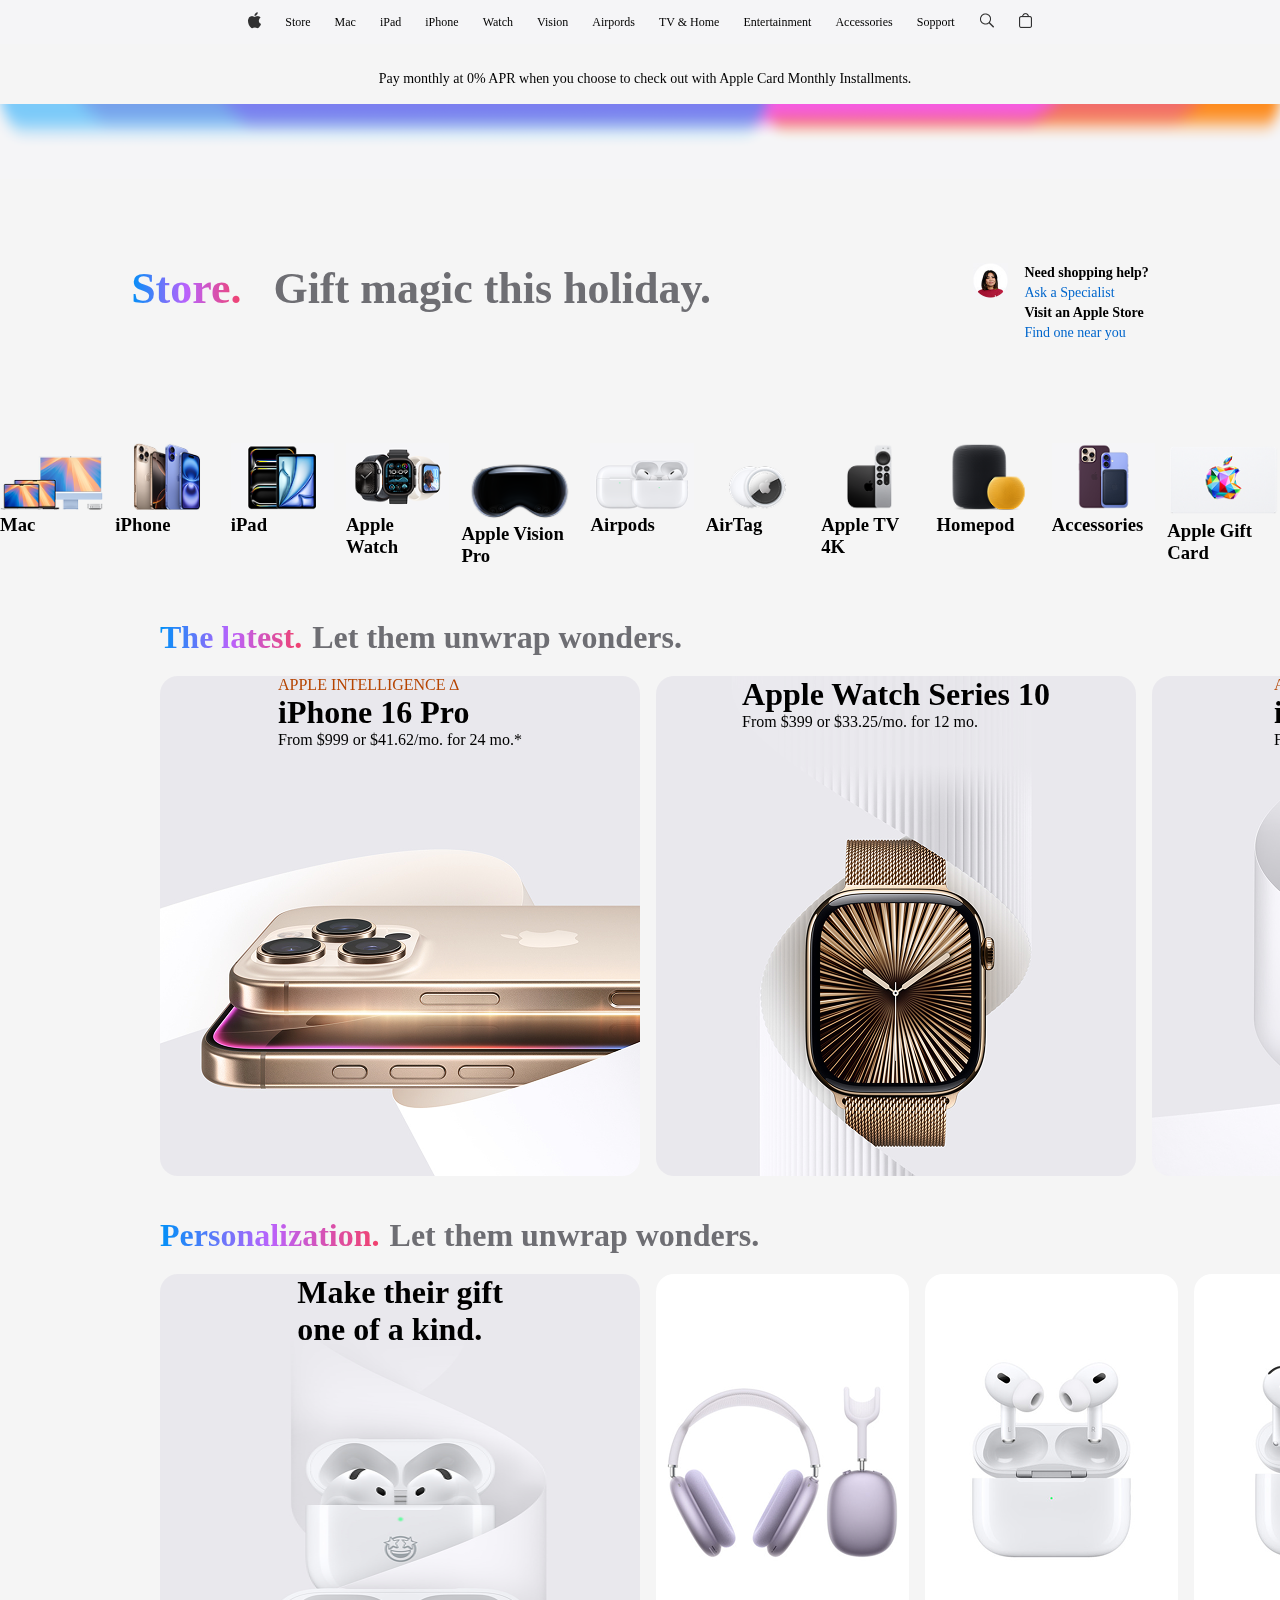
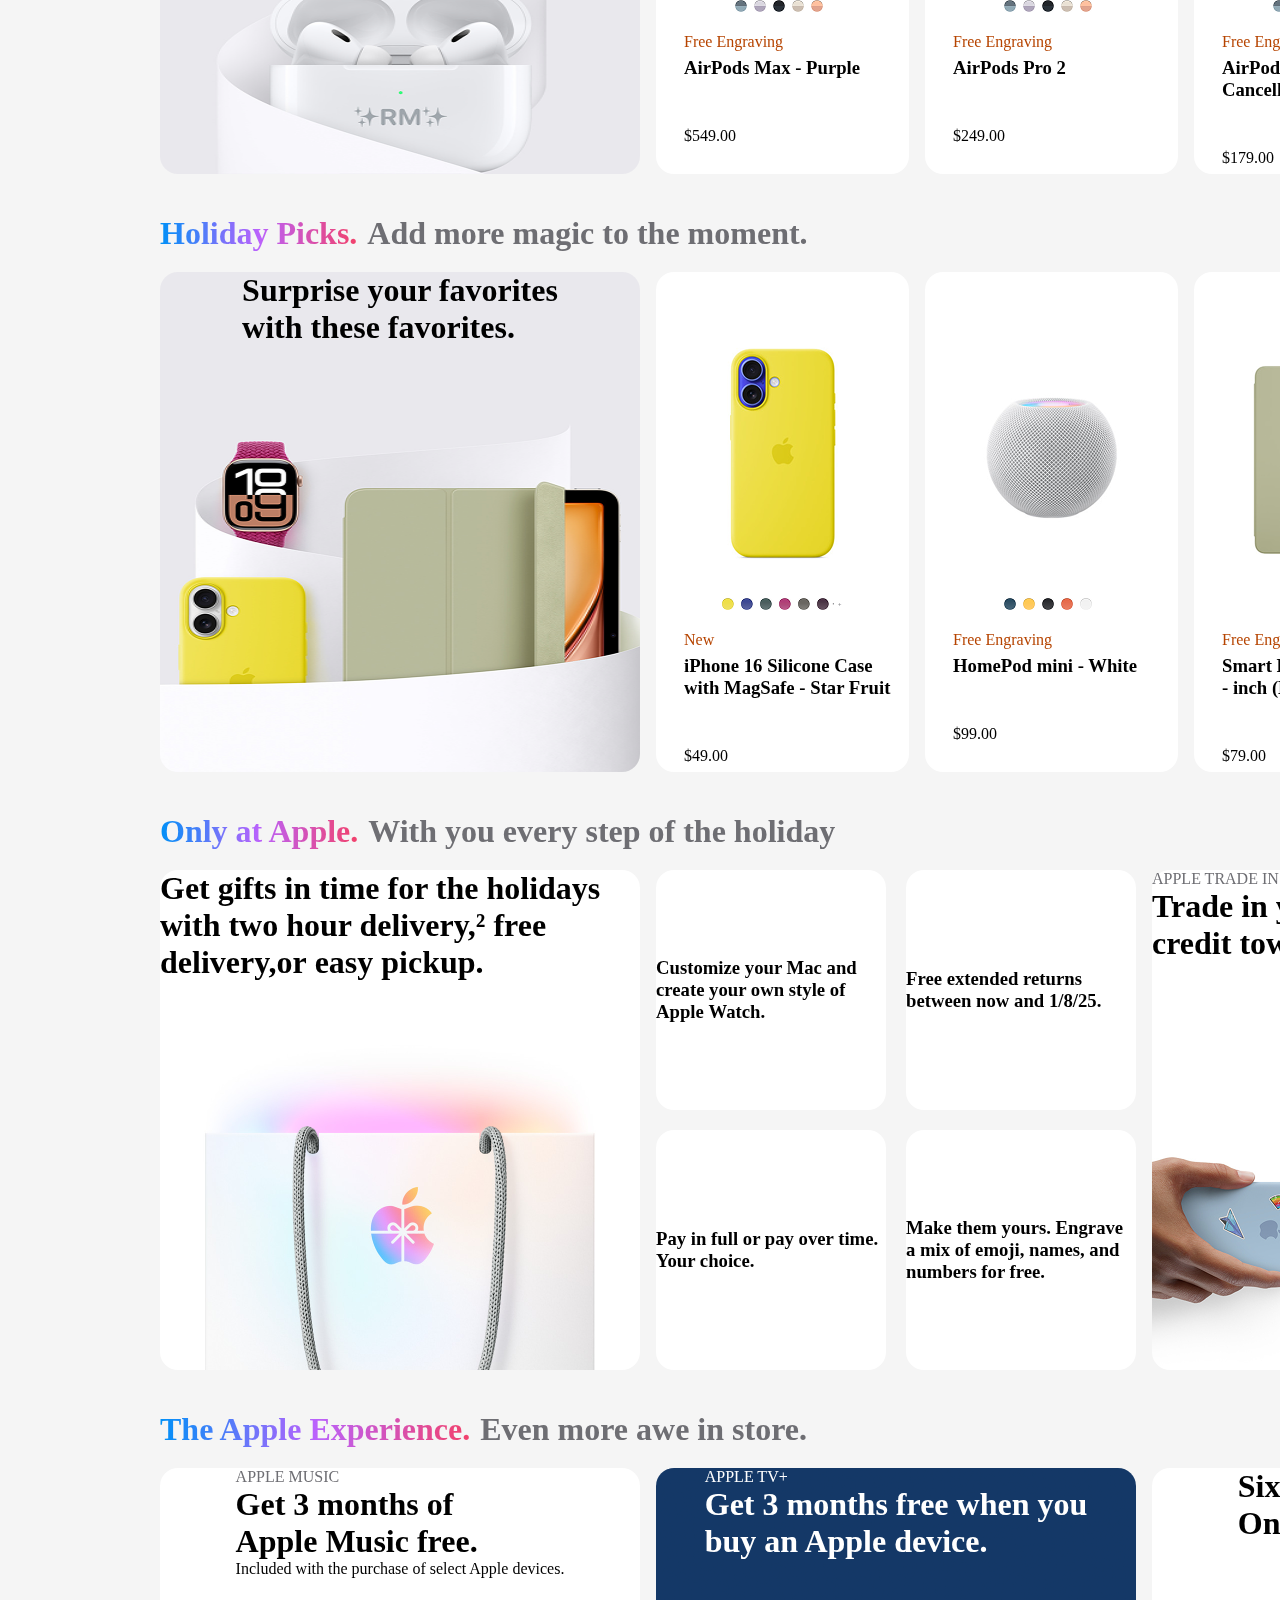
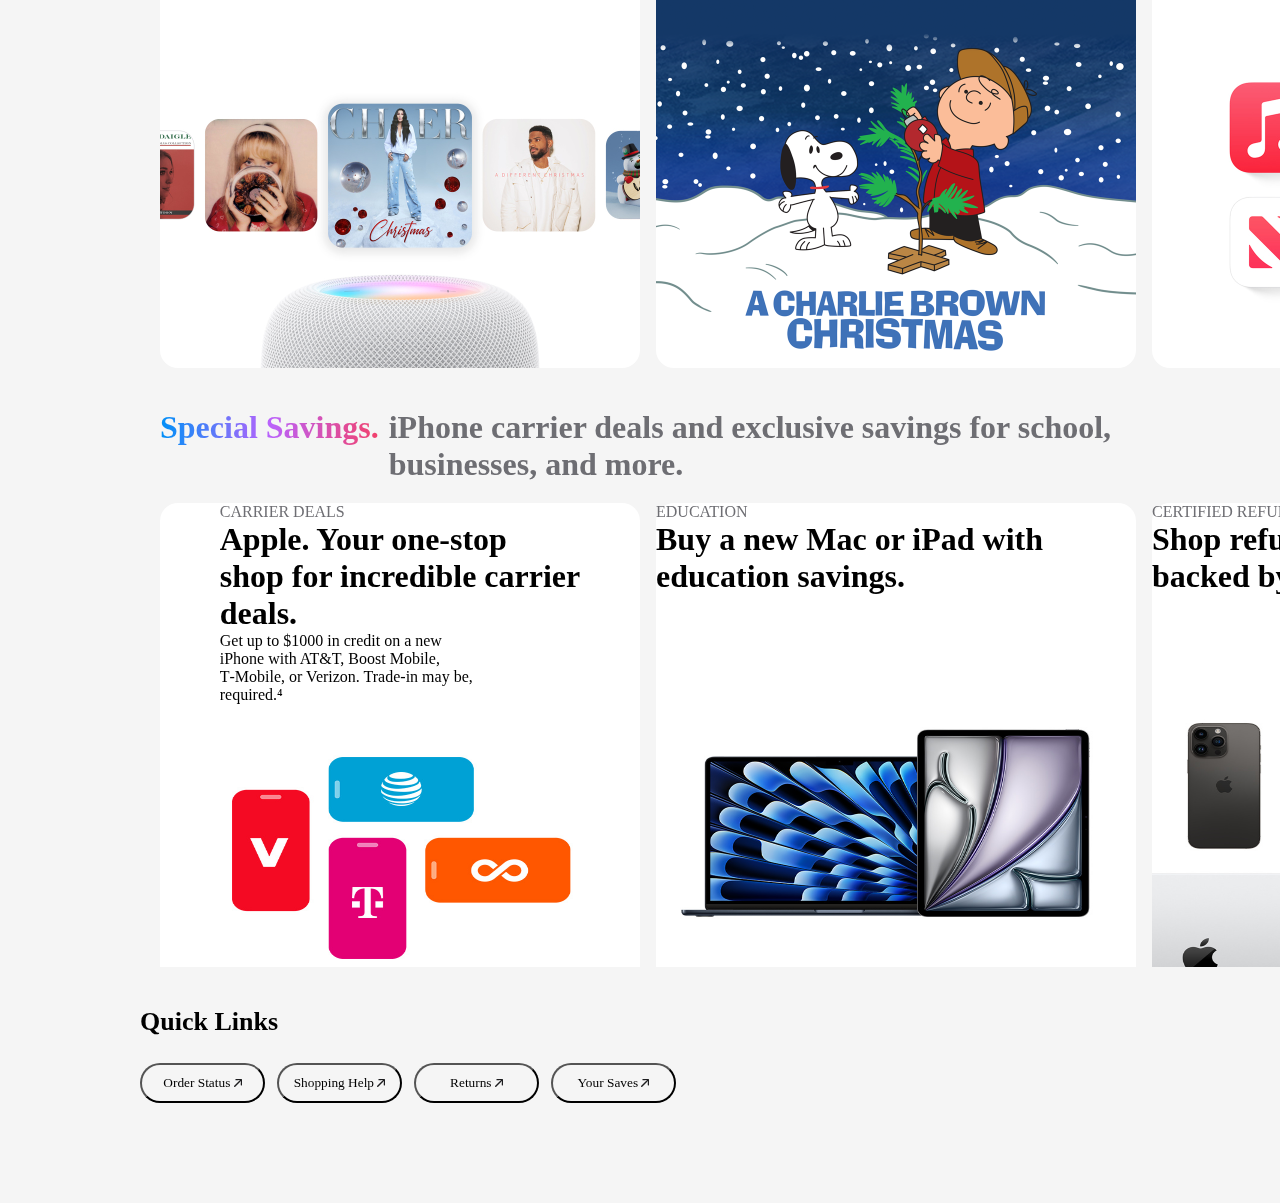
<file: untitled folder/index.html>
<!DOCTYPE html>
<html lang="en">
  <head>
    <meta charset="UTF-8" />
    <meta name="viewport" content="width=device-width, initial-scale=1.0" />
    <title>Document2</title>
    <link rel="preconnect" href="https://fonts.googleapis.com" />
    <link rel="preconnect" href="https://fonts.gstatic.com" crossorigin />
    <link
      href="https://fonts.googleapis.com/css2?family=Inter:ital,opsz,wght@0,14..32,100..900;1,14..32,100..900&display=swap"
      rel="stylesheet"
    />

    <link rel="stylesheet" href="appleweb2.css" />
  </head>
  <body>
    <div class="navbar">
      <button>
        <img src="logo.png" alt="logo" />
      </button>
      <button>Store</button>
      <button>Mac</button>
      <button>iPad</button>
      <button>iPhone</button>
      <button>Watch</button>
      <button>Vision</button>
      <button>Airpords</button>
      <button>TV & Home</button>
      <button>Entertainment</button>
      <button>Accessories</button>
      <button>Sopport</button>
      <button><img src="shil.png" /></button>
      <button><img src="tsunkh.png" /></button>
    </div>
    <div class="navbar-text">
      <p>
        Pay monthly at 0% APR when you choose to check out with Apple Card
        Monthly Installments.
      </p>
    </div>
    <div class="rainbow"><img src="rainbow.png" alt="rainbow" /></div>
    <div style="width: 100%; height: 80px"></div>
    <div class="oo">
      <div style="display: flex; gap: 32px">
        <h1 class="grad">Store.</h1>
        <h1 class="grad2">Gift magic this holiday.</h1>
      </div>
      <div style="display: flex; gap: 16px">
        <img src="portrait.jpg" alt="portrait" />
        <div>
          <p style="font-size: 14px; font-weight: 700; line-height: 20px">
            Need shopping help?
          </p>
          <p
            style="
              color: #0066cc;
              font-size: 14px;
              font-weight: 400;
              line-height: 20px;
            "
          >
            Ask a Specialist
          </p>
          <p style="font-size: 14px; font-weight: 700; line-height: 20px">
            Visit an Apple Store
          </p>
          <p
            style="
              color: #0066cc;
              font-size: 14px;
              font-weight: 400;
              line-height: 20px;
            "
          >
            Find one near you
          </p>
        </div>
      </div>
    </div>
    <div style="width: 100%; height: 80px"></div>
    <div class="pin">
      <div>
        <img src="mac.png" alt="mac" />
        <h3>Mac</h3>
      </div>
      <div>
        <img src="iphone.png" alt="iphone" />
        <h3>iPhone</h3>
      </div>
      <div>
        <img src="ipad.png" alt="ipad" />
        <h3>iPad</h3>
      </div>
      <div>
        <img src="watch.png" alt="watch" />
        <h3>Apple Watch</h3>
      </div>
      <div>
        <img src="vision.png" alt="vision" />
        <h3>Apple Vision Pro</h3>
      </div>
      <div>
        <img src="pod.png" alt="pod" />
        <h3>Airpods</h3>
      </div>
      <div>
        <img src="tag.png" alt="tag" />
        <h3>AirTag</h3>
      </div>
      <div>
        <img src="tv4.png" alt="tv4" />
        <h3>Apple TV 4K</h3>
      </div>
      <div>
        <img src="home.png" alt="home" />
        <h3>Homepod</h3>
      </div>
      <div>
        <img src="acces.png" alt="acces" />
        <h3>Accessories</h3>
      </div>
      <div>
        <img src="giftcard.png" alt="giftcard" />
        <h3>Apple Gift Card</h3>
      </div>
    </div>
    <div style="width: 100%; height: 30px"></div>
    <div class="skinner">
      <div style="display: flex; gap: 10px">
        <h1
          style="
            width: fit-content;
            background: linear-gradient(
              90deg,
              #0090f7 0%,
              #ba62fc 50%,
              #f2416b 100%
            );
            -webkit-background-clip: text;
            -webkit-text-fill-color: transparent;
          "
        >
          The latest.
        </h1>
        <h1 style="color: #6e6e73">Let them unwrap wonders.</h1>
      </div>

      <div class="skinner-container">
        <div class="skinner-gold">
          <img src="iphone16pro.png" alt="iphone16pro" />
          <div class="gold-text">
            <p style="color: #b64400">APPLE INTELLIGENCE ∆</p>
            <h1>iPhone 16 Pro</h1>
            <p>From $999 or $41.62/mo. for 24 mo.*</p>
          </div>
        </div>
        <div class="skinner-gold">
          <img src="watchse.png" alt="watchse" />
          <div class="gold-text">
            <h1>Apple Watch Series 10</h1>
            <p>From $399 or $33.25/mo. for 12 mo.</p>
          </div>
        </div>
        <div class="skinner-gold">
          <img src="padd.png" alt="padd" />
          <div class="gold-text">
            <p style="color: #b64400">APPLE INTELLIGENCE ∆</p>
            <h1>iPad mini</h1>
            <p>From $499 or $41.58/mo. for 12 mo.</p>
          </div>
        </div>
        <div class="skinner-gold">
          <img src="bookpro.jpg" alt="bookpro" />
          <div class="gold-text">
            <p style="color: #b64400">APPLE INTELLIGENCE ∆</p>
            <h1>MacBook Pro</h1>
            <p>From $1599 or $133.25/mo. for 12 mo.</p>
          </div>
        </div>
      </div>
    </div>
    <div style="width: 100%; height: 40px"></div>
    <div class="skinner">
      <div style="display: flex; gap: 10px">
        <h1
          style="
            width: fit-content;
            background: linear-gradient(
              90deg,
              #0090f7 0%,
              #ba62fc 50%,
              #f2416b 100%
            );
            -webkit-background-clip: text;
            -webkit-text-fill-color: transparent;
          "
        >
          Personalization.
        </h1>
        <h1 style="color: #6e6e73">Let them unwrap wonders.</h1>
      </div>
      <div class="skinner-container">
        <div class="skinner-gold">
          <img src="rm.png" alt="rm" />
          <h1>
            Make their gift<br />
            one of a kind.
          </h1>
        </div>
        <div class="skinner-silver">
          <div class="skin">
            <img src="purple.png" alt="rm" /> <img src="dot.png" alt="dot" />
          </div>
          <div class="skin-sr">
            <p style="color: #b64400">Free Engraving</p>
            <h3>AirPods Max - Purple</h3>
          </div>
          <div class="skin-ar"><p>$549.00</p></div>
        </div>
        <div class="skinner-silver">
          <div class="skin">
            <img src="pro2.png" alt="rm" /> <img src="dot.png" alt="dot" />
          </div>
          <div class="skin-sr">
            <p style="color: #b64400">Free Engraving</p>
            <h3>AirPods Pro 2</h3>
          </div>
          <div class="skin-ar"><p>$249.00</p></div>
        </div>
        <div class="skinner-silver">
          <div class="skin">
            <img src="pods4.png" alt="rm" /> <img src="dot.png" alt="dot" />
          </div>
          <div class="skin-sr">
            <p style="color: #b64400">Free Engraving</p>
            <h3>AirPods 4 with Active Noise Cancellation</h3>
          </div>
          <div class="skin-ar"><p>$179.00</p></div>
        </div>
        <div class="skinner-silver">
          <div class="skin">
            <img src="pencil.png" alt="rm" /> <img src="dot.png" alt="dot" />
          </div>
          <div class="skin-sr">
            <p style="color: #b64400">New</p>
            <h3>AirPods Max - Purple</h3>
          </div>
          <div class="skin-ar"><p>$49.00</p></div>
        </div>
        <div class="skinner-silver">
          <div class="skin">
            <img src="purple.png" alt="rm" /> <img src="dot.png" alt="dot" />
          </div>
          <div class="skin-sr">
            <p style="color: #b64400">Free Engraving</p>
            <h3>Apple Pencil Pro</h3>
          </div>
          <div class="skin-ar"><p>$549.00</p></div>
        </div>
      </div>
    </div>
    <div style="width: 100%; height: 40px"></div>
    <div class="skinner">
      <div style="display: flex; gap: 10px">
        <h1
          style="
            width: fit-content;
            background: linear-gradient(
              90deg,
              #0090f7 0%,
              #ba62fc 50%,
              #f2416b 100%
            );
            -webkit-background-clip: text;
            -webkit-text-fill-color: transparent;
          "
        >
          Holiday Picks.
        </h1>
        <h1 style="color: #6e6e73">Add more magic to the moment.</h1>
      </div>
      <div class="skinner-container">
        <div class="skinner-gold">
          <img src="rm2.png" alt="rm2" />
          <h1>
            Surprise your favorites<br />
            with these favorites.
          </h1>
        </div>
        <div class="skinner-silver">
          <div class="skin">
            <img src="yellow.png" alt="yellow" />
            <img src="yellowdot.png" alt="dot" />
          </div>
          <div class="skin-sr">
            <p style="color: #b64400">New</p>
            <h3>iPhone 16 Silicone Case with MagSafe - Star Fruit</h3>
          </div>
          <div class="skin-ar"><p>$49.00</p></div>
        </div>
        <div class="skinner-silver">
          <div class="skin">
            <img src="speaker.png" alt="speaker" />
            <img src="speakerdot.png" alt="speakerdot" />
          </div>
          <div class="skin-sr">
            <p style="color: #b64400">Free Engraving</p>
            <h3>HomePod mini - White</h3>
          </div>
          <div class="skin-ar"><p>$99.00</p></div>
        </div>
        <div class="skinner-silver">
          <div class="skin">
            <img src="taplet.png" alt="taplet" />
            <img src="tapletdot.png" alt="tapletdot" />
          </div>
          <div class="skin-sr">
            <p style="color: #b64400">Free Engraving</p>
            <h3>Smart Folio for iPad Air 11 - inch (M2) - Sage</h3>
          </div>
          <div class="skin-ar"><p>$79.00</p></div>
        </div>
        <div class="skinner-silver">
          <div class="skin">
            <img src="bomb.png" alt="bomb" />
            <img src="bombdot.png" alt="bombdot" />
          </div>
          <div class="skin-sr">
            <p style="color: #b64400">New</p>
            <h3>Beats Solo 4 - On-Ear Wireless Headphones - Slate Blue</h3>
          </div>
          <div class="skin-ar"><p>$79.00</p></div>
        </div>
        <div class="skinner-silver">
          <div class="skin">
            <img src="purple.png" alt="rm" /> <img src="dot.png" alt="dot" />
          </div>
          <div class="skin-sr">
            <p style="color: #b64400">Free Engraving</p>
            <h3>Apple Pencil Pro</h3>
          </div>
          <div class="skin-ar"><p>$549.00</p></div>
        </div>
      </div>
    </div>
    <div style="width: 100%; height: 40px"></div>
    <div class="skinner">
      <div style="display: flex; gap: 10px">
        <h1
          style="
            width: fit-content;
            background: linear-gradient(
              90deg,
              #0090f7 0%,
              #ba62fc 50%,
              #f2416b 100%
            );
            -webkit-background-clip: text;
            -webkit-text-fill-color: transparent;
          "
        >
          Only at Apple.
        </h1>
        <h1 style="color: #6e6e73">With you every step of the holiday</h1>
      </div>
      <div class="skinner-container">
        <div class="skinner-gold">
          <img src="tttttt.jpg" alt="tttttt" />
          <h1>
            Get gifts in time for the holidays with two hour delivery,² free
            delivery,or easy pickup.
          </h1>
        </div>

        <div class="skinner-gold">
          <div class="skin2">
            <div class="skin4">
              <h3>
                Customize your Mac and create your own style of Apple Watch.
              </h3>
            </div>
            <div class="skin4">
              <h3>Pay in full or pay over time. Your choice.</h3>
            </div>
          </div>
          <div class="skin2">
            <div class="skin4">
              <h3>Free extended returns between now and 1/8/25.</h3>
            </div>

            <div class="skin4">
              <h3>
                Make them yours. Engrave a mix of emoji, names, and numbers for
                free.
              </h3>
            </div>
          </div>
        </div>
        <div class="skinner-gold">
          <img src="appletrade.png" alt="appletrade" />
          <div style="display: flex; flex-direction: column">
            <p style="color: #6e6e73">APPLE TRADE IN</p>
            <h1>Trade in your current device. Get credit toward a new one.³</h1>
          </div>
        </div>
        <div class="skinner-gold">
          <img src="niger.jpg" alt="niger" />
          <div style="display: flex; flex-direction: column">
            <p style="color: #6e6e73">APPLE TRADE IN</p>
            <h1>Find gifts with an Apple Specialist in a store or online.</h1>
          </div>
        </div>
      </div>
    </div>
    <div style="width: 100%; height: 40px"></div>
    <div class="skinner">
      <div style="display: flex; gap: 10px">
        <h1
          style="
            width: fit-content;
            background: linear-gradient(
              90deg,
              #0090f7 0%,
              #ba62fc 50%,
              #f2416b 100%
            );
            -webkit-background-clip: text;
            -webkit-text-fill-color: transparent;
          "
        >
          The Apple Experience.
        </h1>
        <h1 style="color: #6e6e73">Even more awe in store.</h1>
      </div>

      <div class="skinner-container">
        <div class="skinner-gold">
          <img src="chris.jpg" alt="chris" />
          <div class="gold-text">
            <p style="color: #6e6e73">APPLE MUSIC</p>
            <h1>
              Get 3 months of<br />
              Apple Music free.
            </h1>
            <p>Included with the purchase of select Apple devices.</p>
          </div>
        </div>
        <div class="skinner-gold">
          <img src="brown.png" alt="brown" />
          <div class="gold-text" style="color: white">
            <p>APPLE TV+</p>
            <h1>
              Get 3 months free when you<br />
              buy an Apple device.
            </h1>
          </div>
        </div>
        <div class="skinner-gold">
          <img src="apps.jpg" alt="apps" />
          <div class="gold-text">
            <h1>
              Six Apple services.<br />
              One easy subscription.
            </h1>
          </div>
        </div>
        <div class="skinner-gold">
          <img src="techs.jpg" alt="techs" />
          <div class="gold-text">
            <p style="color: #6e6e73">APPLE INTELLIGENCE</p>
            <h1>New features for writing, focus,communication, and more.</h1>
          </div>
        </div>
      </div>
    </div>
    <div style="width: 100%; height: 40px"></div>
    <div class="skinner">
      <div style="display: flex; gap: 10px">
        <h1
          style="
            width: fit-content;
            background: linear-gradient(
              90deg,
              #0090f7 0%,
              #ba62fc 50%,
              #f2416b 100%
            );
            -webkit-background-clip: text;
            -webkit-text-fill-color: transparent;
          "
        >
          Special Savings.
        </h1>
        <h1 style="color: #6e6e73">
          iPhone carrier deals and exclusive savings for school,<br />businesses,
          and more.
        </h1>
      </div>
      <div class="skinner-container">
        <div class="skinner-gold">
          <img src="orange.jpg" alt="orange" />
          <div>
            <p style="color: #6e6e73">CARRIER DEALS</p>
            <h1>
              Apple. Your one‑stop<br />
              shop for incredible carrier<br />
              deals.
            </h1>
            <p>
              Get up to $1000 in credit on a new<br />
              iPhone with AT&T, Boost Mobile,<br />
              T‑Mobile, or Verizon. Trade‑in may be,<br />
              required.⁴
            </p>
          </div>
        </div>
        <div class="skinner-gold">
          <img src="blue.jpg" alt="blue" />
          <div>
            <p style="color: #6e6e73">EDUCATION</p>
            <h1>Buy a new Mac or iPad with education savings.</h1>
          </div>
        </div>
        <div class="skinner-gold">
          <img src="black.jpg" alt="black" />
          <div>
            <p style="color: #6e6e73">CERTIFIED REFURBISHED</p>
            <h1>
              Shop refurbished Apple products backed by a one‑year warranty.
            </h1>
          </div>
        </div>
        <div class="skinner-gold">
          <img src="dark.jpg" alt="dark" />
          <div>
            <p style="color: #6e6e73">BUSINESS</p>
            <h1 style="color: white">
              From enterprise to small business, we’ll work with you.
            </h1>
          </div>
        </div>
        <div class="skinner-gold">
          <img src="grinch.jpg" alt="grinch" />
          <div>
            <p style="color: #6e6e73">GOVERNMENT</p>
            <h1>
              Special pricing is available for state, local, and federal
              agencies.
            </h1>
          </div>
        </div>
      </div>
    </div>
    <div style="width: 100%; height: 40px"></div>
    <div class="end">
      <div><h3 style="font-size: 26px">Quick Links</h3></div>
      <div class="but">
        <button>Order Status <img src="sum.png" alt="sum" /></button>

        <button>Shopping Help <img src="sum.png" alt="sum" /></button>

        <button>Returns <img src="sum.png" alt="sum" /></button>

        <button>Your Saves <img src="sum.png" alt="sum" /></button>
      </div>
    </div>
    <div style="width: 100%; height: 100px"></div>
  </body>
</html>
</file>
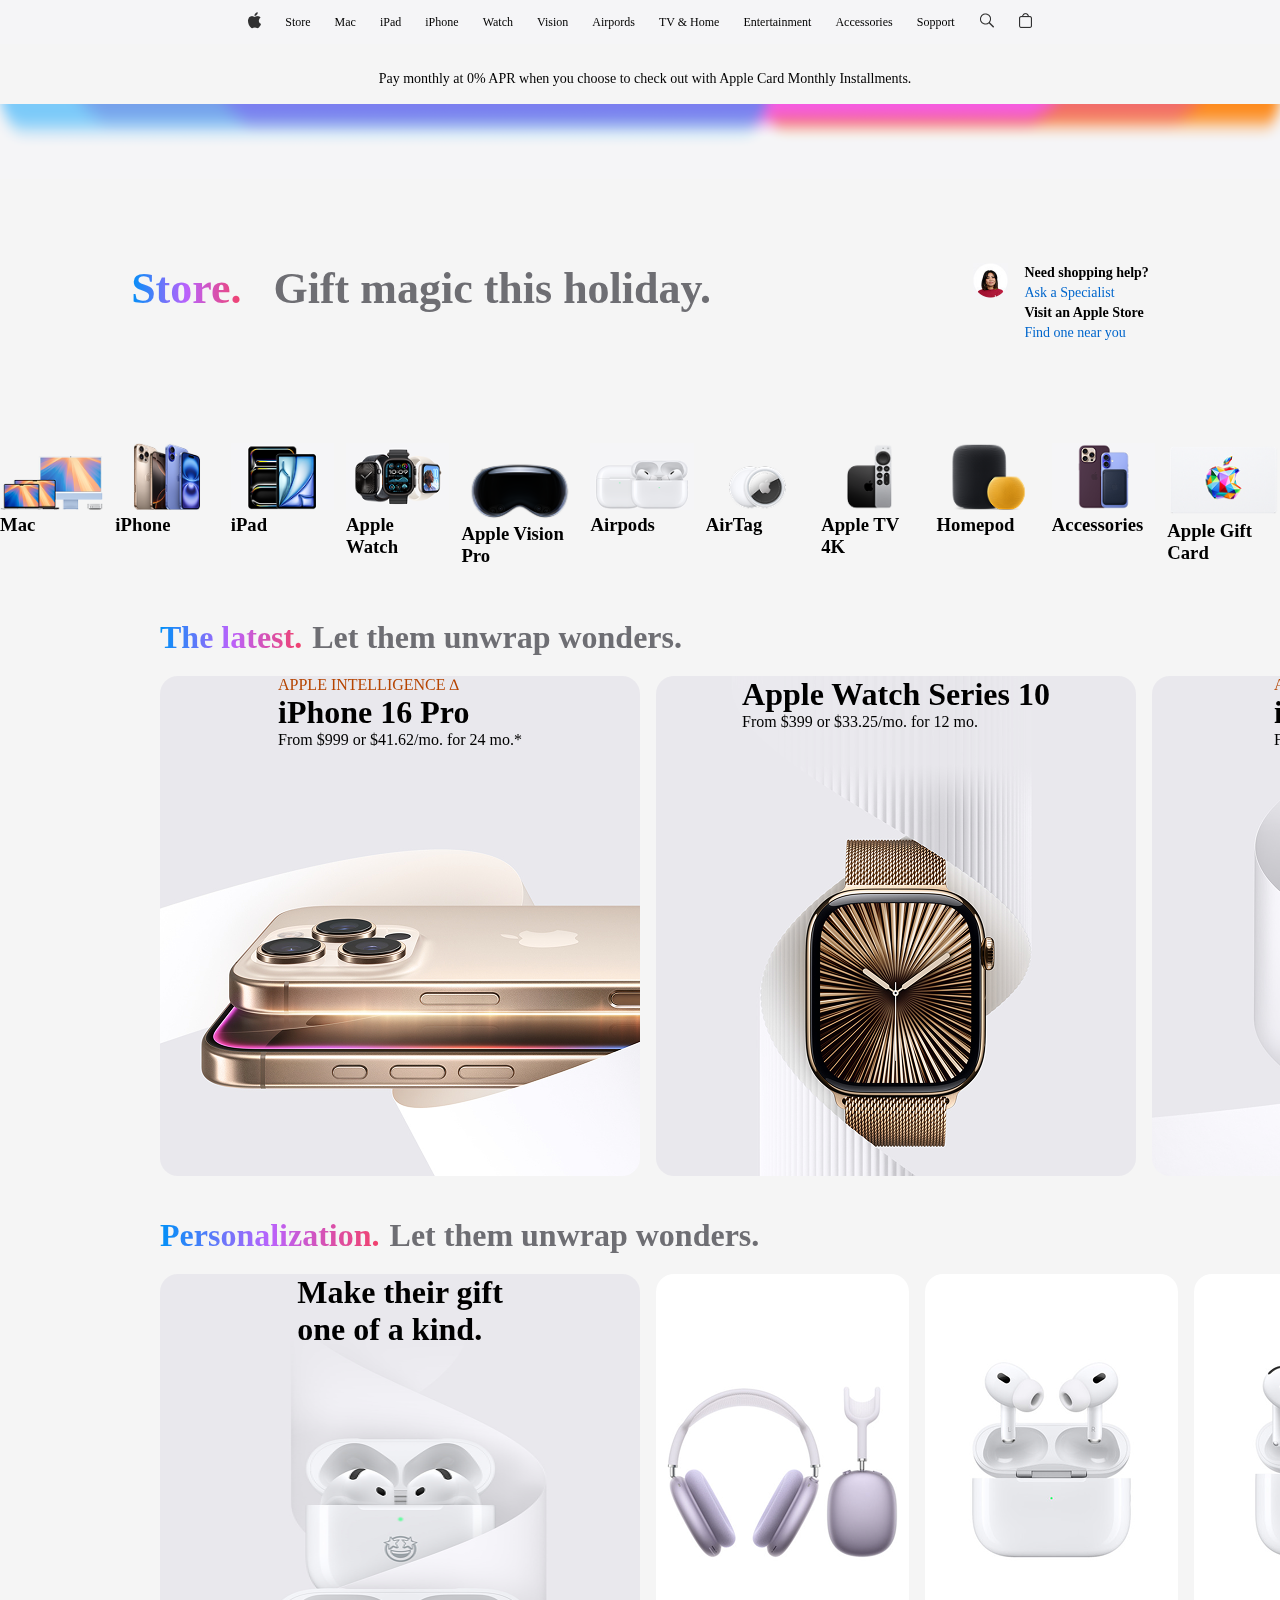
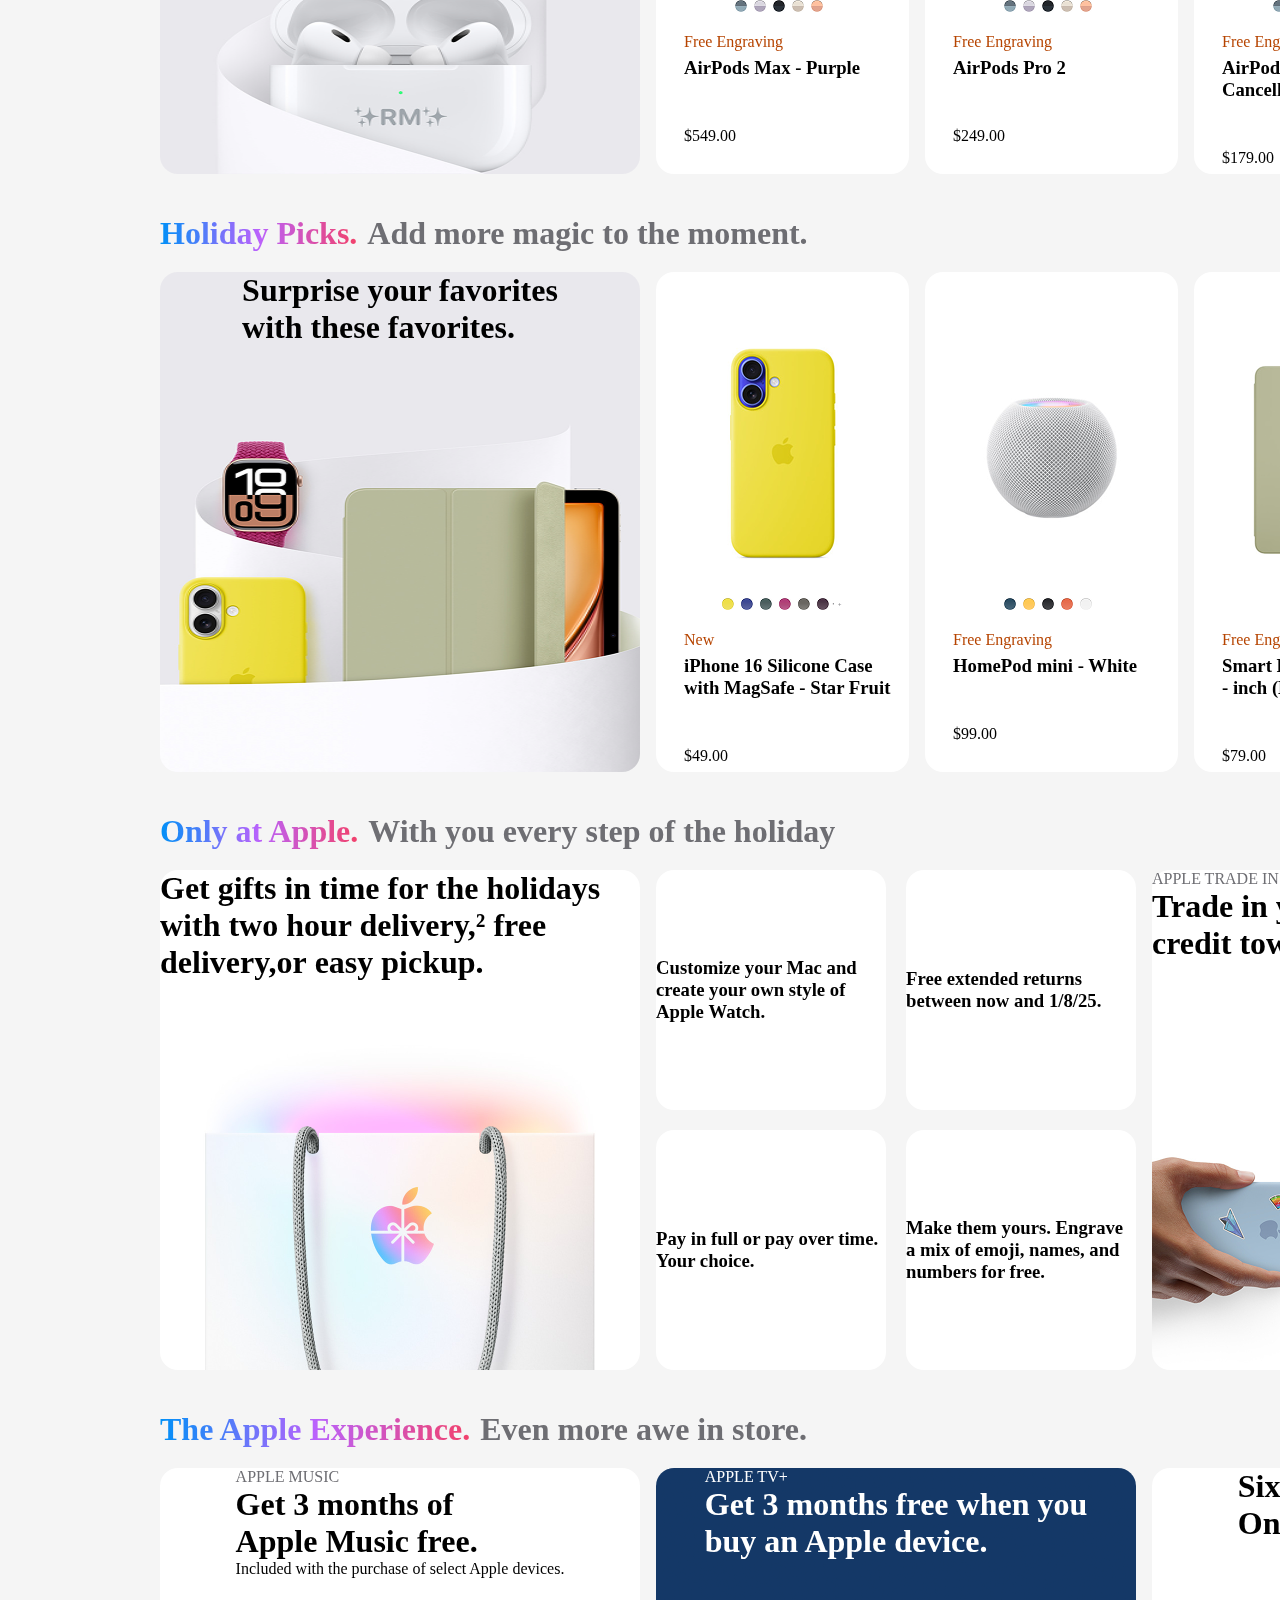
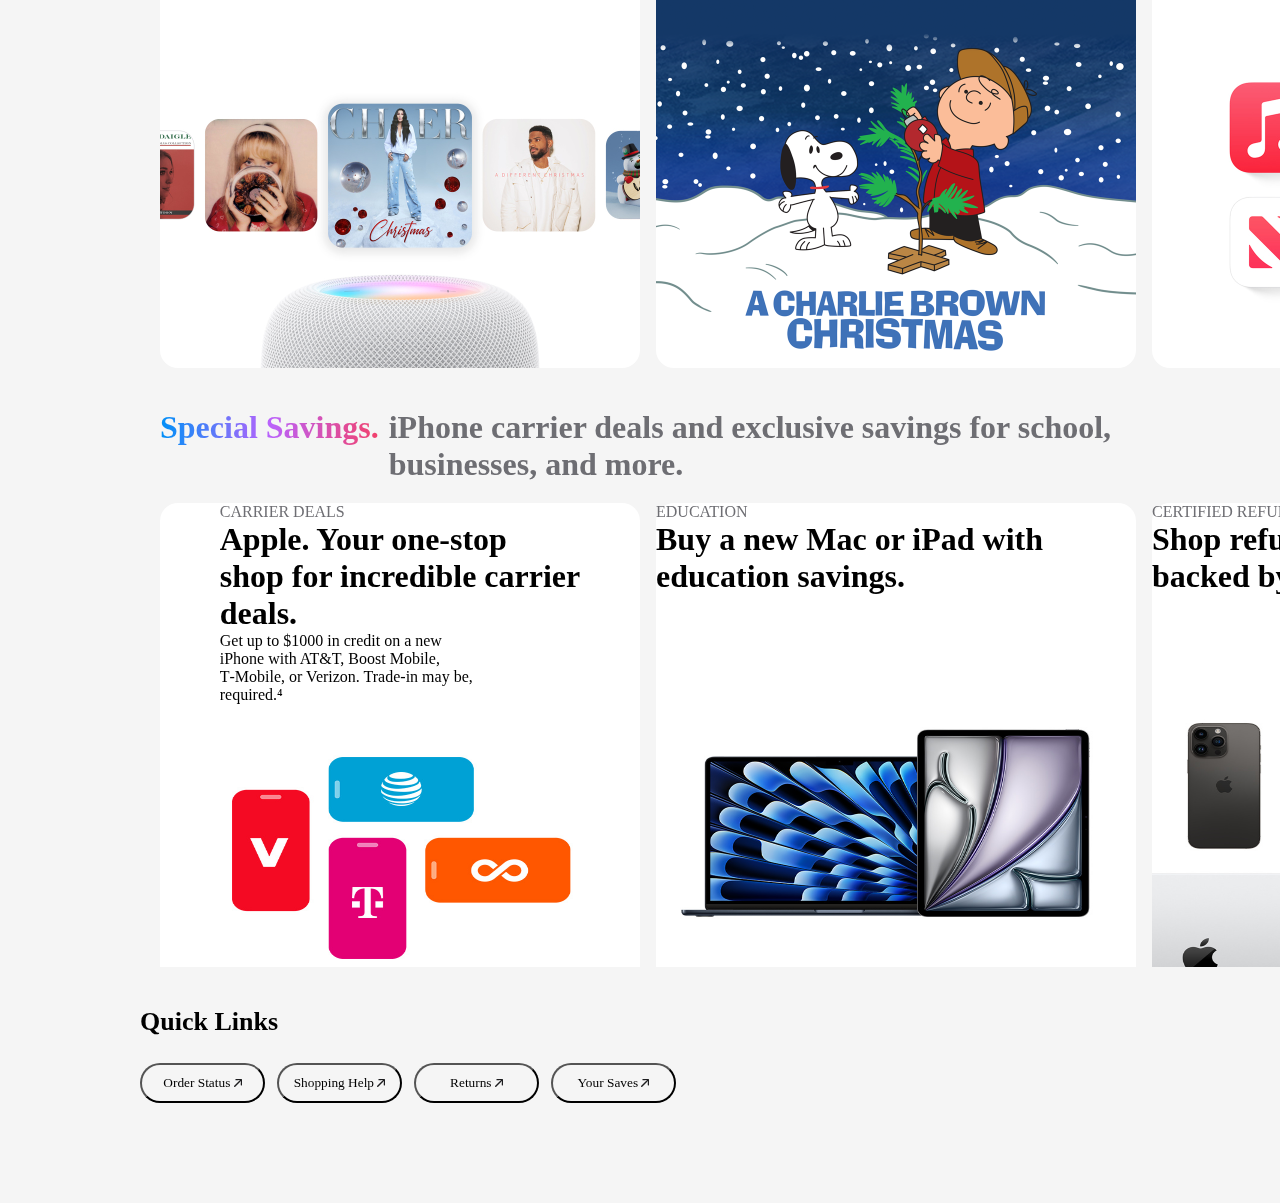
<file: index2.html>
<!doctype html>
<html lang="en">
  <head>
    <meta charset="UTF-8" />
    <meta name="viewport" content="width=device-width, initial-scale=1.0" />
    <title>Document2</title>
    <link rel="preconnect" href="https://fonts.googleapis.com" />
    <link rel="preconnect" href="https://fonts.gstatic.com" crossorigin />
    <link
      href="https://fonts.googleapis.com/css2?family=Inter:ital,opsz,wght@0,14..32,100..900;1,14..32,100..900&display=swap"
      rel="stylesheet"
    />

    <link rel="stylesheet" href="appleweb2.css" />
  </head>
  <body>
    <div class="navbar">
      <button>
        <img src="logo.png" alt="logo" />
      </button>
      <button>Store</button>
      <button>Mac</button>
      <button>iPad</button>
      <button>iPhone</button>
      <button>Watch</button>
      <button>Vision</button>
      <button>Airpords</button>
      <button>TV & Home</button>
      <button>Entertainment</button>
      <button>Accessories</button>
      <button>Sopport</button>
      <button><img src="shil.png" /></button>
      <button><img src="tsunkh.png" /></button>
    </div>
    <div class="navbar-text">
      <p>
        Pay monthly at 0% APR when you choose to check out with Apple Card
        Monthly Installments.
      </p>
    </div>
    <div class="rainbow"><img src="rainbow.png" alt="rainbow" /></div>
    <div style="width: 100%; height: 80px"></div>
    <div class="oo">
      <div style="display: flex; gap: 32px">
        <h1 class="grad">Store.</h1>
        <h1 class="grad2">Gift magic this holiday.</h1>
      </div>
      <div style="display: flex; gap: 16px">
        <img src="portrait.jpg" alt="portrait" />
        <div>
          <p style="font-size: 14px; font-weight: 700; line-height: 20px">
            Need shopping help?
          </p>
          <p
            style="
              color: #0066cc;
              font-size: 14px;
              font-weight: 400;
              line-height: 20px;
            "
          >
            Ask a Specialist
          </p>
          <p style="font-size: 14px; font-weight: 700; line-height: 20px">
            Visit an Apple Store
          </p>
          <p
            style="
              color: #0066cc;
              font-size: 14px;
              font-weight: 400;
              line-height: 20px;
            "
          >
            Find one near you
          </p>
        </div>
      </div>
    </div>
    <div style="width: 100%; height: 80px"></div>
    <div class="pin">
      <div>
        <img src="mac.png" alt="mac" />
        <h3>Mac</h3>
      </div>
      <div>
        <img src="iphone.png" alt="iphone" />
        <h3>iPhone</h3>
      </div>
      <div>
        <img src="ipad.png" alt="ipad" />
        <h3>iPad</h3>
      </div>
      <div>
        <img src="watch.png" alt="watch" />
        <h3>Apple Watch</h3>
      </div>
      <div>
        <img src="vision.png" alt="vision" />
        <h3>Apple Vision Pro</h3>
      </div>
      <div>
        <img src="pod.png" alt="pod" />
        <h3>Airpods</h3>
      </div>
      <div>
        <img src="tag.png" alt="tag" />
        <h3>AirTag</h3>
      </div>
      <div>
        <img src="tv4.png" alt="tv4" />
        <h3>Apple TV 4K</h3>
      </div>
      <div>
        <img src="home.png" alt="home" />
        <h3>Homepod</h3>
      </div>
      <div>
        <img src="acces.png" alt="acces" />
        <h3>Accessories</h3>
      </div>
      <div>
        <img src="giftcard.png" alt="giftcard" />
        <h3>Apple Gift Card</h3>
      </div>
    </div>
    <div style="width: 100%; height: 30px"></div>
    <div class="skinner">
      <div style="display: flex; gap: 10px">
        <h1
          style="
            width: fit-content;
            background: linear-gradient(
              90deg,
              #0090f7 0%,
              #ba62fc 50%,
              #f2416b 100%
            );
            -webkit-background-clip: text;
            -webkit-text-fill-color: transparent;
          "
        >
          The latest.
        </h1>
        <h1 style="color: #6e6e73">Let them unwrap wonders.</h1>
      </div>

      <div class="skinner-container">
        <div class="skinner-gold">
          <img src="iphone16pro.png" alt="iphone16pro" />
          <div class="gold-text">
            <p style="color: #b64400">APPLE INTELLIGENCE ∆</p>
            <h1>iPhone 16 Pro</h1>
            <p>From $999 or $41.62/mo. for 24 mo.*</p>
          </div>
        </div>
        <div class="skinner-gold">
          <img src="watchse.png" alt="watchse" />
          <div class="gold-text">
            <h1>Apple Watch Series 10</h1>
            <p>From $399 or $33.25/mo. for 12 mo.</p>
          </div>
        </div>
        <div class="skinner-gold">
          <img src="padd.png" alt="padd" />
          <div class="gold-text">
            <p style="color: #b64400">APPLE INTELLIGENCE ∆</p>
            <h1>iPad mini</h1>
            <p>From $499 or $41.58/mo. for 12 mo.</p>
          </div>
        </div>
        <div class="skinner-gold">
          <img src="bookpro.jpg" alt="bookpro" />
          <div class="gold-text">
            <p style="color: #b64400">APPLE INTELLIGENCE ∆</p>
            <h1>MacBook Pro</h1>
            <p>From $1599 or $133.25/mo. for 12 mo.</p>
          </div>
        </div>
      </div>
    </div>
    <div style="width: 100%; height: 40px"></div>
    <div class="skinner">
      <div style="display: flex; gap: 10px">
        <h1
          style="
            width: fit-content;
            background: linear-gradient(
              90deg,
              #0090f7 0%,
              #ba62fc 50%,
              #f2416b 100%
            );
            -webkit-background-clip: text;
            -webkit-text-fill-color: transparent;
          "
        >
          Personalization.
        </h1>
        <h1 style="color: #6e6e73">Let them unwrap wonders.</h1>
      </div>
      <div class="skinner-container">
        <div class="skinner-gold">
          <img src="rm.png" alt="rm" />
          <h1>
            Make their gift<br />
            one of a kind.
          </h1>
        </div>
        <div class="skinner-silver">
          <div class="skin">
            <img src="purple.png" alt="rm" /> <img src="dot.png" alt="dot" />
          </div>
          <div class="skin-sr">
            <p style="color: #b64400">Free Engraving</p>
            <h3>AirPods Max - Purple</h3>
          </div>
          <div class="skin-ar"><p>$549.00</p></div>
        </div>
        <div class="skinner-silver">
          <div class="skin">
            <img src="pro2.png" alt="rm" /> <img src="dot.png" alt="dot" />
          </div>
          <div class="skin-sr">
            <p style="color: #b64400">Free Engraving</p>
            <h3>AirPods Pro 2</h3>
          </div>
          <div class="skin-ar"><p>$249.00</p></div>
        </div>
        <div class="skinner-silver">
          <div class="skin">
            <img src="pods4.png" alt="rm" /> <img src="dot.png" alt="dot" />
          </div>
          <div class="skin-sr">
            <p style="color: #b64400">Free Engraving</p>
            <h3>AirPods 4 with Active Noise Cancellation</h3>
          </div>
          <div class="skin-ar"><p>$179.00</p></div>
        </div>
        <div class="skinner-silver">
          <div class="skin">
            <img src="pencil.png" alt="rm" /> <img src="dot.png" alt="dot" />
          </div>
          <div class="skin-sr">
            <p style="color: #b64400">New</p>
            <h3>AirPods Max - Purple</h3>
          </div>
          <div class="skin-ar"><p>$49.00</p></div>
        </div>
        <div class="skinner-silver">
          <div class="skin">
            <img src="purple.png" alt="rm" /> <img src="dot.png" alt="dot" />
          </div>
          <div class="skin-sr">
            <p style="color: #b64400">Free Engraving</p>
            <h3>Apple Pencil Pro</h3>
          </div>
          <div class="skin-ar"><p>$549.00</p></div>
        </div>
      </div>
    </div>
    <div style="width: 100%; height: 40px"></div>
    <div class="skinner">
      <div style="display: flex; gap: 10px">
        <h1
          style="
            width: fit-content;
            background: linear-gradient(
              90deg,
              #0090f7 0%,
              #ba62fc 50%,
              #f2416b 100%
            );
            -webkit-background-clip: text;
            -webkit-text-fill-color: transparent;
          "
        >
          Holiday Picks.
        </h1>
        <h1 style="color: #6e6e73">Add more magic to the moment.</h1>
      </div>
      <div class="skinner-container">
        <div class="skinner-gold">
          <img src="rm2.png" alt="rm2" />
          <h1>
            Surprise your favorites<br />
            with these favorites.
          </h1>
        </div>
        <div class="skinner-silver">
          <div class="skin">
            <img src="yellow.png" alt="yellow" />
            <img src="yellowdot.png" alt="dot" />
          </div>
          <div class="skin-sr">
            <p style="color: #b64400">New</p>
            <h3>iPhone 16 Silicone Case with MagSafe - Star Fruit</h3>
          </div>
          <div class="skin-ar"><p>$49.00</p></div>
        </div>
        <div class="skinner-silver">
          <div class="skin">
            <img src="speaker.png" alt="speaker" />
            <img src="speakerdot.png" alt="speakerdot" />
          </div>
          <div class="skin-sr">
            <p style="color: #b64400">Free Engraving</p>
            <h3>HomePod mini - White</h3>
          </div>
          <div class="skin-ar"><p>$99.00</p></div>
        </div>
        <div class="skinner-silver">
          <div class="skin">
            <img src="taplet.png" alt="taplet" />
            <img src="tapletdot.png" alt="tapletdot" />
          </div>
          <div class="skin-sr">
            <p style="color: #b64400">Free Engraving</p>
            <h3>Smart Folio for iPad Air 11 - inch (M2) - Sage</h3>
          </div>
          <div class="skin-ar"><p>$79.00</p></div>
        </div>
        <div class="skinner-silver">
          <div class="skin">
            <img src="bomb.png" alt="bomb" />
            <img src="bombdot.png" alt="bombdot" />
          </div>
          <div class="skin-sr">
            <p style="color: #b64400">New</p>
            <h3>Beats Solo 4 - On-Ear Wireless Headphones - Slate Blue</h3>
          </div>
          <div class="skin-ar"><p>$79.00</p></div>
        </div>
        <div class="skinner-silver">
          <div class="skin">
            <img src="purple.png" alt="rm" /> <img src="dot.png" alt="dot" />
          </div>
          <div class="skin-sr">
            <p style="color: #b64400">Free Engraving</p>
            <h3>Apple Pencil Pro</h3>
          </div>
          <div class="skin-ar"><p>$549.00</p></div>
        </div>
      </div>
    </div>
    <div style="width: 100%; height: 40px"></div>
    <div class="skinner">
      <div style="display: flex; gap: 10px">
        <h1
          style="
            width: fit-content;
            background: linear-gradient(
              90deg,
              #0090f7 0%,
              #ba62fc 50%,
              #f2416b 100%
            );
            -webkit-background-clip: text;
            -webkit-text-fill-color: transparent;
          "
        >
          Only at Apple.
        </h1>
        <h1 style="color: #6e6e73">With you every step of the holiday</h1>
      </div>
      <div class="skinner-container">
        <div class="skinner-gold">
          <img src="tttttt.jpg" alt="tttttt" />
          <h1>
            Get gifts in time for the holidays with two hour delivery,² free
            delivery,or easy pickup.
          </h1>
        </div>

        <div class="skinner-gold">
          <div class="skin2">
            <div class="skin4">
              <h3>
                Customize your Mac and create your own style of Apple Watch.
              </h3>
            </div>
            <div class="skin4">
              <h3>Pay in full or pay over time. Your choice.</h3>
            </div>
          </div>
          <div class="skin2">
            <div class="skin4">
              <h3>Free extended returns between now and 1/8/25.</h3>
            </div>

            <div class="skin4">
              <h3>
                Make them yours. Engrave a mix of emoji, names, and numbers for
                free.
              </h3>
            </div>
          </div>
        </div>
        <div class="skinner-gold">
          <img src="appletrade.png" alt="appletrade" />
          <div style="display: flex; flex-direction: column">
            <p style="color: #6e6e73">APPLE TRADE IN</p>
            <h1>Trade in your current device. Get credit toward a new one.³</h1>
          </div>
        </div>
        <div class="skinner-gold">
          <img src="niger.jpg" alt="niger" />
          <div style="display: flex; flex-direction: column">
            <p style="color: #6e6e73">APPLE TRADE IN</p>
            <h1>Find gifts with an Apple Specialist in a store or online.</h1>
          </div>
        </div>
      </div>
    </div>
    <div style="width: 100%; height: 40px"></div>
    <div class="skinner">
      <div style="display: flex; gap: 10px">
        <h1
          style="
            width: fit-content;
            background: linear-gradient(
              90deg,
              #0090f7 0%,
              #ba62fc 50%,
              #f2416b 100%
            );
            -webkit-background-clip: text;
            -webkit-text-fill-color: transparent;
          "
        >
          The Apple Experience.
        </h1>
        <h1 style="color: #6e6e73">Even more awe in store.</h1>
      </div>

      <div class="skinner-container">
        <div class="skinner-gold">
          <img src="chris.jpg" alt="chris" />
          <div class="gold-text">
            <p style="color: #6e6e73">APPLE MUSIC</p>
            <h1>
              Get 3 months of<br />
              Apple Music free.
            </h1>
            <p>Included with the purchase of select Apple devices.</p>
          </div>
        </div>
        <div class="skinner-gold">
          <img src="brown.png" alt="brown" />
          <div class="gold-text" style="color: white">
            <p>APPLE TV+</p>
            <h1>
              Get 3 months free when you<br />
              buy an Apple device.
            </h1>
          </div>
        </div>
        <div class="skinner-gold">
          <img src="apps.jpg" alt="apps" />
          <div class="gold-text">
            <h1>
              Six Apple services.<br />
              One easy subscription.
            </h1>
          </div>
        </div>
        <div class="skinner-gold">
          <img src="techs.jpg" alt="techs" />
          <div class="gold-text">
            <p style="color: #6e6e73">APPLE INTELLIGENCE</p>
            <h1>New features for writing, focus,communication, and more.</h1>
          </div>
        </div>
      </div>
    </div>
    <div style="width: 100%; height: 40px"></div>
    <div class="skinner">
      <div style="display: flex; gap: 10px">
        <h1
          style="
            width: fit-content;
            background: linear-gradient(
              90deg,
              #0090f7 0%,
              #ba62fc 50%,
              #f2416b 100%
            );
            -webkit-background-clip: text;
            -webkit-text-fill-color: transparent;
          "
        >
          Special Savings.
        </h1>
        <h1 style="color: #6e6e73">
          iPhone carrier deals and exclusive savings for school,<br />businesses,
          and more.
        </h1>
      </div>
      <div class="skinner-container">
        <div class="skinner-gold">
          <img src="orange.jpg" alt="orange" />
          <div>
            <p style="color: #6e6e73">CARRIER DEALS</p>
            <h1>
              Apple. Your one‑stop<br />
              shop for incredible carrier<br />
              deals.
            </h1>
            <p>
              Get up to $1000 in credit on a new<br />
              iPhone with AT&T, Boost Mobile,<br />
              T‑Mobile, or Verizon. Trade‑in may be,<br />
              required.⁴
            </p>
          </div>
        </div>
        <div class="skinner-gold">
          <img src="blue.jpg" alt="blue" />
          <div>
            <p style="color: #6e6e73">EDUCATION</p>
            <h1>Buy a new Mac or iPad with education savings.</h1>
          </div>
        </div>
        <div class="skinner-gold">
          <img src="black.jpg" alt="black" />
          <div>
            <p style="color: #6e6e73">CERTIFIED REFURBISHED</p>
            <h1>
              Shop refurbished Apple products backed by a one‑year warranty.
            </h1>
          </div>
        </div>
        <div class="skinner-gold">
          <img src="dark.jpg" alt="dark" />
          <div>
            <p style="color: #6e6e73">BUSINESS</p>
            <h1 style="color: white">
              From enterprise to small business, we’ll work with you.
            </h1>
          </div>
        </div>
        <div class="skinner-gold">
          <img src="grinch.jpg" alt="grinch" />
          <div>
            <p style="color: #6e6e73">GOVERNMENT</p>
            <h1>
              Special pricing is available for state, local, and federal
              agencies.
            </h1>
          </div>
        </div>
      </div>
    </div>
    <div style="width: 100%; height: 40px"></div>
    <div class="end">
      <div><h3 style="font-size: 26px">Quick Links</h3></div>
      <div class="but">
        <button>Order Status <img src="sum.png" alt="sum" /></button>

        <button>Shopping Help <img src="sum.png" alt="sum" /></button>

        <button>Returns <img src="sum.png" alt="sum" /></button>

        <button>Your Saves <img src="sum.png" alt="sum" /></button>
      </div>
    </div>
    <div style="width: 100%; height: 100px"></div>
  </body>
</html>
</file>
<file: untitled folder/appleweb2.css>
* {
  font-family: inter sans-serif;
  margin: 0;
  padding: 0;
  box-sizing: border-box;
}
body {
  background-color: whitesmoke;
}

.navbar {
  background-color: #f5f5f7;
  display: flex;
  gap: 24px;
  justify-content: center;
  align-items: center;
  height: 44px;
  width: 100vw;
}

.navbar button {
  font-size: 12px;
  font-weight: 400;
  display: center;
  background-color: transparent;
  border: none;
  cursor: pointer;
}

.navbar-text {
  width: 100vw;
  height: 60px;
  display: flex;
  justify-content: center;
  align-items: center;
  padding-top: 10px;
  padding-left: 10px;
  gap: 4px;
}

.navbar-text p {
  font-size: 14px;
  font-weight: 400;
}
.rainbow img {
  width: 100%;
  height: 75px;
}
.oo {
  width: 100%;
  height: 100px;
  display: flex;
  justify-content: space-around;
}
.grad {
  width: fit-content;
  background: linear-gradient(90deg, #0090f7 0%, #ba62fc 50%, #f2416b 100%);
  -webkit-background-clip: text;
  -webkit-text-fill-color: transparent;
  font-size: 44px;
  font-weight: 700;
}
.grad2 {
  font-weight: 700;
  font-size: 44px;
  color: #6e6e73;
}
.oo img {
  width: 35px;
  height: 35px;
}
.oo p {
  gap: 4px;
}
.pin {
  display: flex;
  width: 100%;
  height: 146px;
  gap: 12px;
  position: relative;
  justify-content: space-evenly;
}
.pin div img {
  width: 100%;
  gap: 12px;
  position: relative;
}
.pin div h3 {
  width: 100%;
}

.skinner {
  width: 100%;
  height: 558px;
  display: flex;
  flex-direction: column;
  gap: 20px;
  padding-left: 160px;
}
.skinner-container {
  display: flex;
  gap: 16px;
  overflow-x: scroll;
}

.skinner-gold {
  width: 480px;
  height: 500px;
  border-radius: 18px;
  position: relative;
  display: flex;
  justify-content: center;
  gap: 20px;
  flex-shrink: 0;
}
.skinner-gold > img {
  width: 100%;
  height: 100%;
  border-radius: 18px;
  position: absolute;
  z-index: -1;
}
.skinner-silver {
  background-color: white;
  width: 313px;
  height: 500px;
  border-radius: 18px;
}
.skin {
  display: flex;
  flex-direction: column;
  align-items: center;
  padding-top: 71px;
}
.skin-sr {
  display: flex;
  flex-direction: column;
  gap: 6px;
  padding-left: 28px;
}
.skin-ar {
  display: flex;
  align-items: end;
  padding-top: 48px;
  padding-left: 28px;
}
.skin2 {
  display: flex;
  flex-direction: column;
  align-items: center;
  gap: 20px 20px;
  width: 313px;
  height: 100%;
}
.skin4 {
  background-color: white;
  border-radius: 18px;
  height: 100%;
  display: flex;
  justify-content: center;
  align-items: center;
}
.end {
  width: 100%;
  height: 96px;
  display: flex;
  flex-direction: column;
  justify-content: space-between;
  padding-left: 140px;
}
.but {
  display: flex;
  gap: 12px;
}
.but button {
  background-color: transparent;
  border-radius: 999px;
  width: 125px;
  height: 40px;
  cursor: pointer;
}
@media only screen and (max-width: 390px) {
  .navbar {
    display: none;
  }
}
</file>
<file: appleweb2.css>
* {
  font-family: inter sans-serif;
  margin: 0;
  padding: 0;
  box-sizing: border-box;
}
body {
  background-color: whitesmoke;
}

.navbar {
  background-color: #f5f5f7;
  display: flex;
  gap: 24px;
  justify-content: center;
  align-items: center;
  height: 44px;
  width: 100vw;
}

.navbar button {
  font-size: 12px;
  font-weight: 400;
  display: center;
  background-color: transparent;
  border: none;
  cursor: pointer;
}

.navbar-text {
  width: 100vw;
  height: 60px;
  display: flex;
  justify-content: center;
  align-items: center;
  padding-top: 10px;
  padding-left: 10px;
  gap: 4px;
}

.navbar-text p {
  font-size: 14px;
  font-weight: 400;
}
.rainbow img {
  width: 100%;
  height: 75px;
}
.oo {
  width: 100%;
  height: 100px;
  display: flex;
  justify-content: space-around;
}
.grad {
  width: fit-content;
  background: linear-gradient(90deg, #0090f7 0%, #ba62fc 50%, #f2416b 100%);
  -webkit-background-clip: text;
  -webkit-text-fill-color: transparent;
  font-size: 44px;
  font-weight: 700;
}
.grad2 {
  font-weight: 700;
  font-size: 44px;
  color: #6e6e73;
}
.oo img {
  width: 35px;
  height: 35px;
}
.oo p {
  gap: 4px;
}
.pin {
  display: flex;
  width: 100%;
  height: 146px;
  gap: 12px;
  position: relative;
  justify-content: space-evenly;
}
.pin div img {
  width: 100%;
  gap: 12px;
  position: relative;
}
.pin div h3 {
  width: 100%;
}

.skinner {
  width: 100%;
  height: 558px;
  display: flex;
  flex-direction: column;
  gap: 20px;
  padding-left: 160px;
}
.skinner-container {
  display: flex;
  gap: 16px;
  overflow-x: scroll;
}

.skinner-gold {
  width: 480px;
  height: 500px;
  border-radius: 18px;
  position: relative;
  display: flex;
  justify-content: center;
  gap: 20px;
  flex-shrink: 0;
}
.skinner-gold > img {
  width: 100%;
  height: 100%;
  border-radius: 18px;
  position: absolute;
  z-index: -1;
}
.skinner-silver {
  background-color: white;
  width: 313px;
  height: 500px;
  border-radius: 18px;
}
.skin {
  display: flex;
  flex-direction: column;
  align-items: center;
  padding-top: 71px;
}
.skin-sr {
  display: flex;
  flex-direction: column;
  gap: 6px;
  padding-left: 28px;
}
.skin-ar {
  display: flex;
  align-items: end;
  padding-top: 48px;
  padding-left: 28px;
}
.skin2 {
  display: flex;
  flex-direction: column;
  align-items: center;
  gap: 20px 20px;
  width: 313px;
  height: 100%;
}
.skin4 {
  background-color: white;
  border-radius: 18px;
  height: 100%;
  display: flex;
  justify-content: center;
  align-items: center;
}
.end {
  width: 100%;
  height: 96px;
  display: flex;
  flex-direction: column;
  justify-content: space-between;
  padding-left: 140px;
}
.but {
  display: flex;
  gap: 12px;
}
.but button {
  background-color: transparent;
  border-radius: 999px;
  width: 125px;
  height: 40px;
  cursor: pointer;
}
</file>
